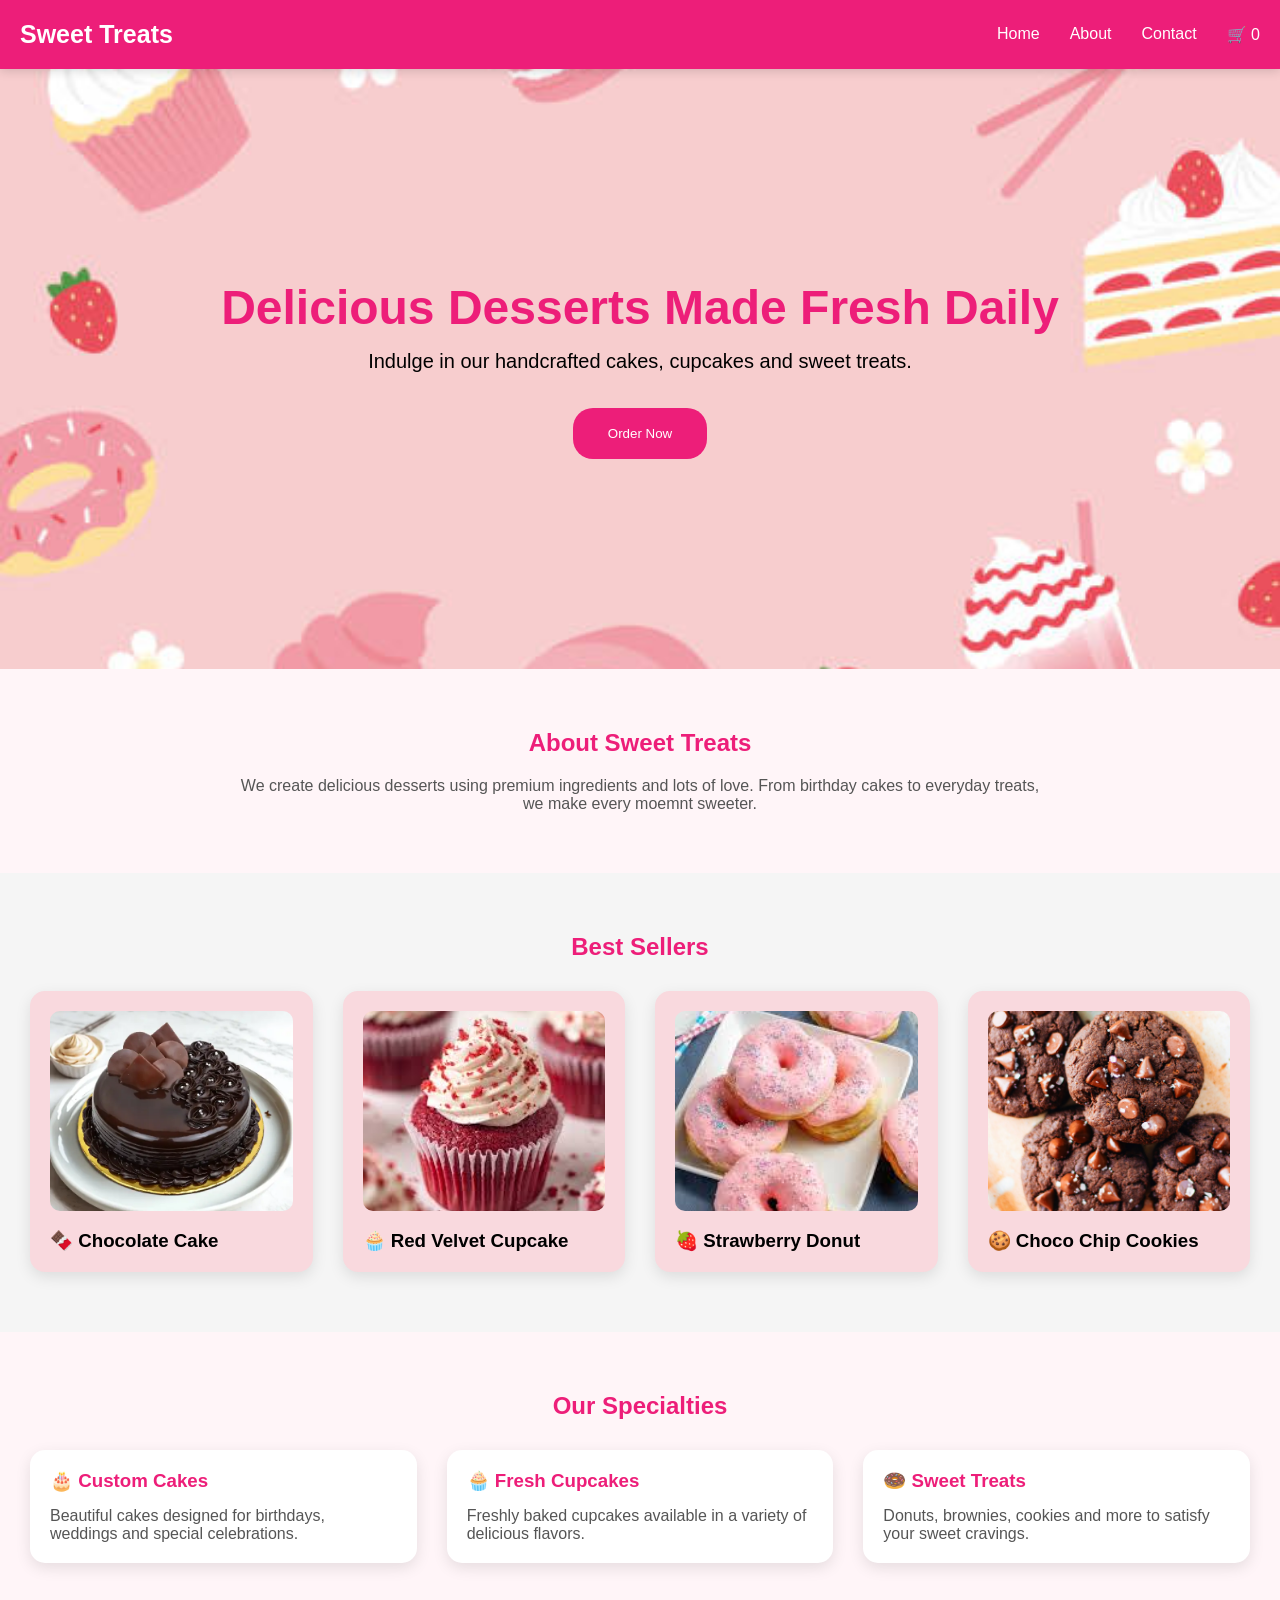
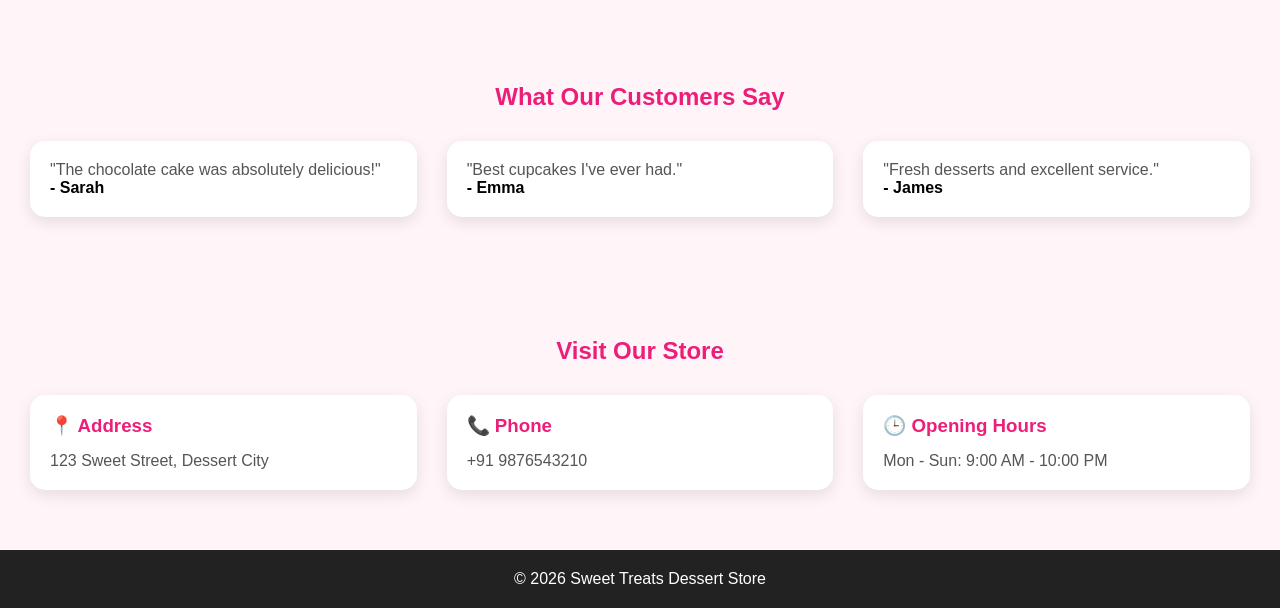
<file: index.html>
<!DOCTYPE html>
<html lang="en">
<head>
    <meta charset="UTF-8">
    <meta name="viewport" content="width=device-width, initial-scale=1.0">
    <title>Sweet Treats</title>
    <link rel="stylesheet" href="css/style.css">
</head>

<body>

    <!-- NAVBAR -->

    <header>

        <div class="logo">
            Sweet Treats
        </div>

        <div class="menu">
            <a href="#">Home</a>
            <a href="#">About</a>
            <a href="#">Contact</a>
            <a href="cart.html" class="cart-link">
                🛒 <span id="cart-count">0</span>
            </a>
        </div>

    </header>

    <!-- HERO SECTION -->

    <section class="hero">

        <h1>Delicious Desserts Made Fresh Daily</h1>
        <p>Indulge in our handcrafted cakes,
            cupcakes and sweet treats.
        </p>
        <a href="order.html">
            <button>Order Now</button>
        </a>

    </section>

    <!-- ABOUT -->

    <section class="about">

        <h2>About Sweet Treats</h2>

        <p>
            We create delicious desserts using premium ingredients and lots of love.
            From birthday cakes to everyday treats,
            we make every moemnt sweeter.
        </p>

    </section>

    <!--BEST SELLERS-->
    <section class="sellers-section">
        <h2>Best Sellers</h2>
        <div class="sellers">

            <div class="item">
                <img src="images/cake.jpg" alt="Cake">
            <h3>🍫 Chocolate Cake</h3>
        </div>

        <div class="item">
            <img src="images/cupcake.jpg" alt="Cupcake">
            <h3>🧁 Red Velvet Cupcake</h3>
        </div>

        <div class="item">
            <img src="images/donut.jpg" alt="Donut">
            <h3>🍓 Strawberry Donut</h3>
        </div>

        <div class="item">
            <img src="images/cookies.jpg" alt="Cookies">
            <h3>🍪 Choco Chip Cookies</h3>
        </div>
        </div>
    </section>

    <!-- SERVICES -->

    <section class="services-section">

        <h2>Our Specialties</h2>

        <div class="services">

            <div class="card">
                <h3>🎂 Custom Cakes</h3>
                <p>
                    Beautiful cakes designed for birthdays,
                    weddings and special celebrations.
                </p>
            </div>

            <div class="card">
                <h3>🧁 Fresh Cupcakes</h3>
                <p>
                    Freshly baked cupcakes available
                    in a variety of delicious flavors.
                </p>
            </div>

            <div class="card">
                <h3>🍩 Sweet Treats</h3>
                <p>
                    Donuts, brownies, cookies and more
                    to satisfy your sweet cravings.
                </p>
            </div>

        </div>

    </section>

    <!--REVIEWS-->
    <section class="reviews-section">
        <h2>What Our Customers Say</h2>

        <div class="reviews">
            <div class="review-card">
                <p>
                    "The chocolate cake was absolutely delicious!"
                </p>
                <h4>- Sarah</h4>
            </div>

            <div class="review-card">
                <p>
                    "Best cupcakes I've ever had."
                </p>
                <h4>- Emma</h4>
            </div>

            <div class="review-card">
                <p>
                    "Fresh desserts and excellent service."
                </p>
                <h4>- James</h4>
            </div>
        </div>
    </section>

    <!--CONTACT-->
    <section class="contact-section">
        <h2> Visit Our Store</h2>
        <div class="contact-box">
            <div class="contact-card">
                <h3>📍 Address</h3>
                <p>123 Sweet Street, Dessert City</p>
            </div>
            <div class="contact-card">
                <h3>📞 Phone</h3>
                <p>+91 9876543210</p>
            </div>
            <div class="contact-card">
                <h3>🕒 Opening Hours</h3>
                <p>Mon - Sun: 9:00 AM - 10:00 PM</p>
            </div>
        </div>
    </section>

    <!-- FOOTER -->

    <footer>
        © 2026 Sweet Treats Dessert Store
    </footer>
<script src="js/script.js"></script>
</body>
</html>
</file>
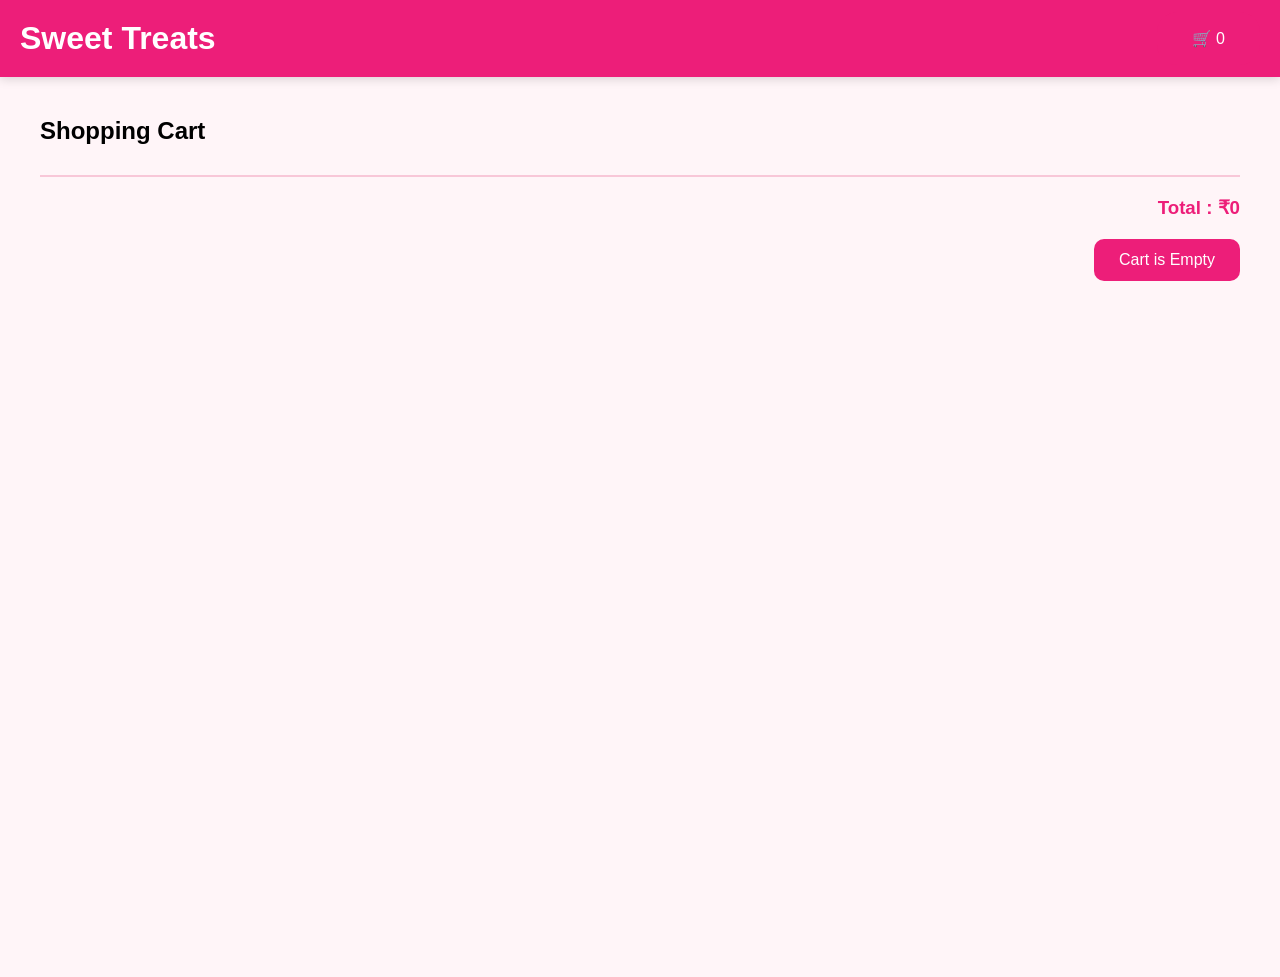
<file: cart.html>
<!DOCTYPE html>
<html lang="en">

<head>
    <meta charset="UTF-8">
    <meta name="viewport" content="width=device-width, initial-scale=1.0">
    <title>Shopping Cart | Sweet Treats</title>

    <link rel="stylesheet" href="css/style.css">
</head>

<body>

    <!-- Header -->

    <header>

        <h1>Sweet Treats</h1>

        <section class="button_cart">
            <a href="cart.html" class="cart-link">
                🛒 <span id="cart-count">0</span>
            </a>
        </section>

    </header>

    <!-- Cart -->

    <section class="cart-section">

        <h2>Shopping Cart</h2>

        <!-- Products will appear here -->
         <div id="cart-items"></div>

         <div class="cart-total">

            <h3>Total : ₹<span id="total-price">0</span></h3>

            <a href="order_form.html">
                <button class="checkout-btn">
                    Proceed to Checkout
                </button>
            </a>
        </div>

    </section>

    <script src="js/script.js"></script>

</body>

</html>
</file>
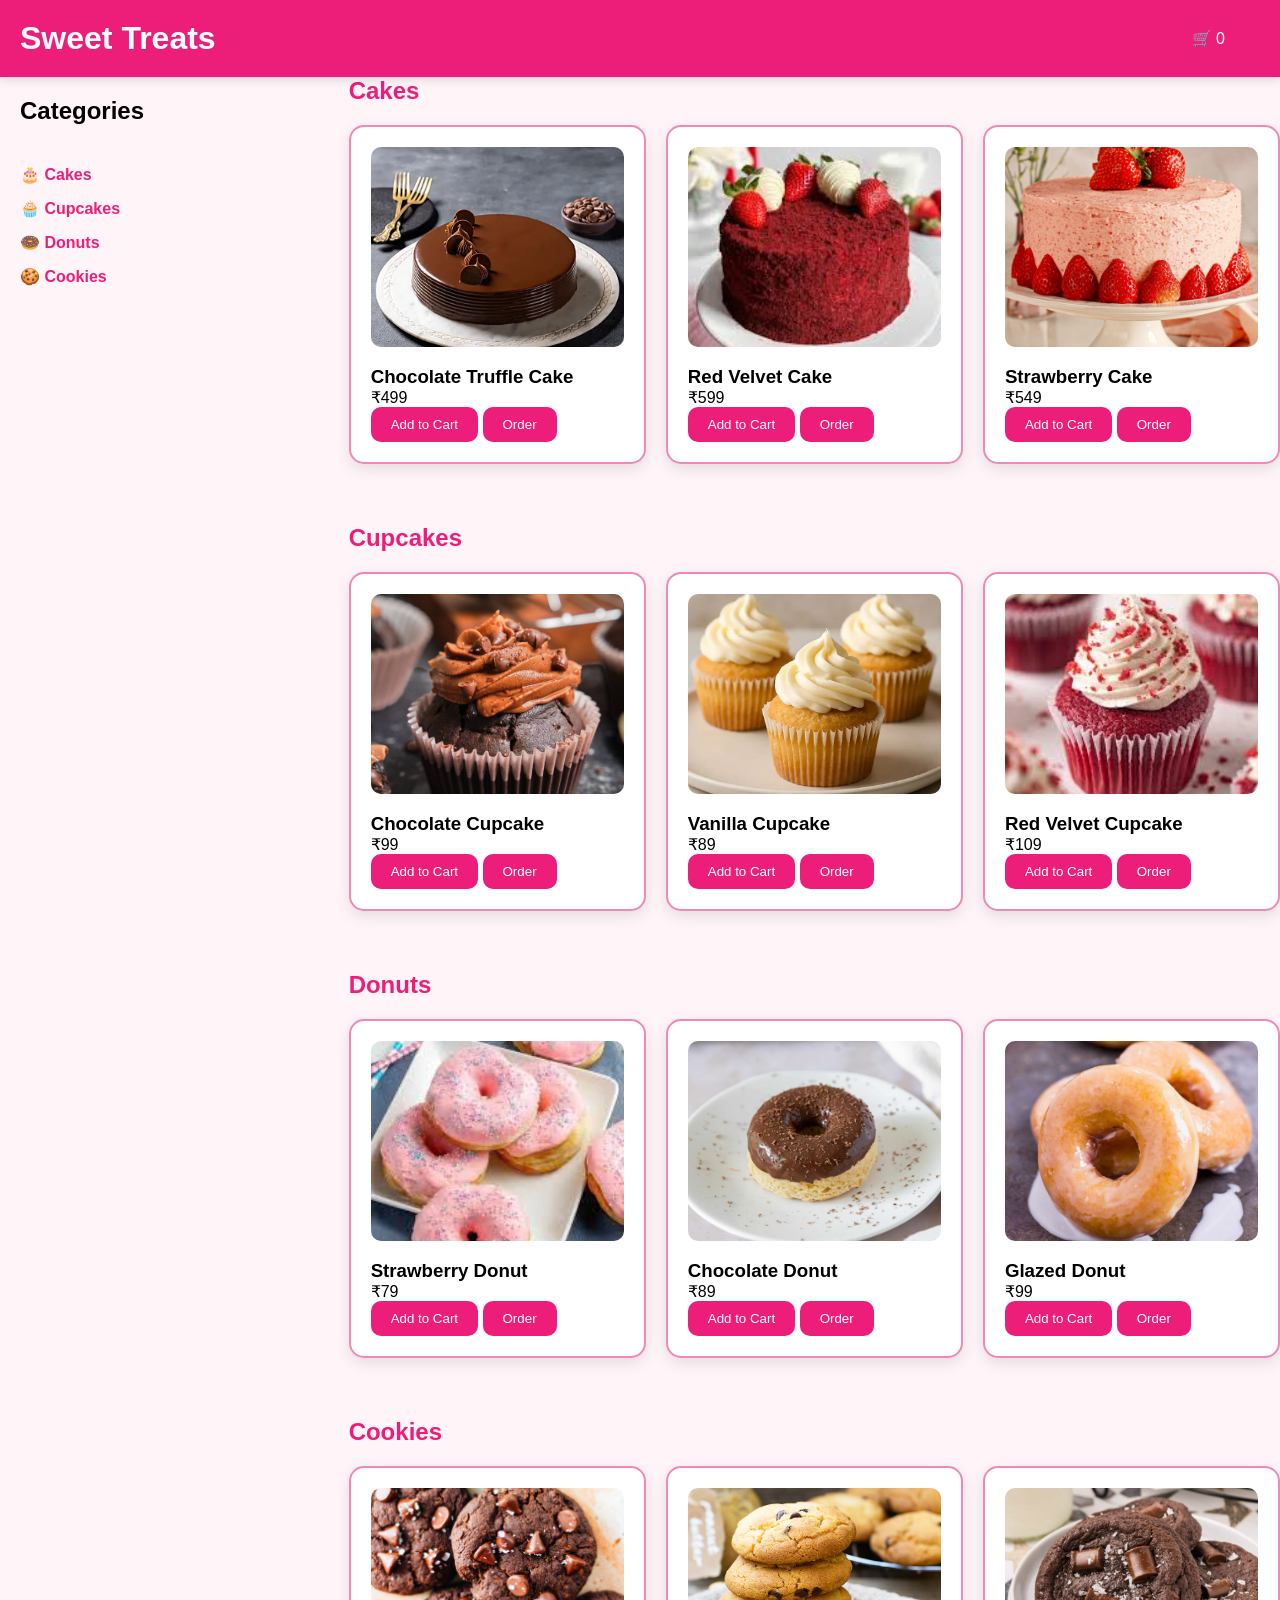
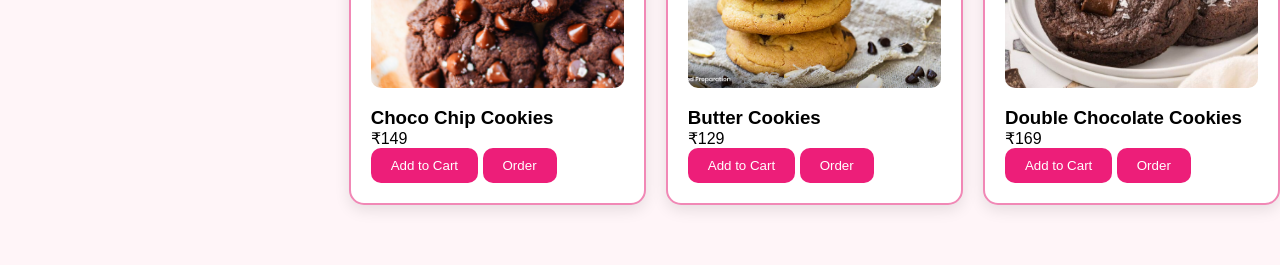
<file: order.html>
<!DOCTYPE html>
<html lang="en">
<head>
    <meta charset="UTF-8">
    <meta name="viewport" content="width=device-width, initial-scale=1.0">
    <title>Sweet Treats Menu</title>
    <link rel="stylesheet" href="css/style.css">
    </head>

<body>

    <header>
        <h1>Sweet Treats</h1>
        <section class="button_cart">
             <a href="cart.html" class="cart-link">
            🛒 <span id="cart-count">0</span>
        </a>
        </section>
    </header>

    <section class="menu-page">
        

        <!-- Sidebar -->

        <div class="sidebar">

            <h2>Categories</h2>

            <a href="#cakes">🎂 Cakes</a>
            <a href="#cupcakes">🧁 Cupcakes</a>
            <a href="#donuts">🍩 Donuts</a>
            <a href="#cookies">🍪 Cookies</a>

        </div>

        <!-- Products -->

        <div class="products">
            <!-- Cakes -->

            <section id="cakes">

                <h2>Cakes</h2>

                <div class="product-container">

                    <div class="product-card">
                        <img src="images/chocolate-truffle-cream-cake.jpg" alt="Chocolate Truffle Cake">
                        <h3>Chocolate Truffle Cake</h3>
                        <p>₹499</p>

                        <div class="button-group">
                            <button class="cart-btn"
                                data-product="Chocolate Truffle Cake"
                                data-price="499">
                                Add to Cart
                            </button>

                            <a href="order_form.html">
                                <button class="order-btn"
                                    data-product="Chocolate Truffle Cake">
                                    Order
                                </button>
                            </a>
                        </div>

                    </div>

                    <div class="product-card">
                        <img src="images/red-velvet-cake.jpg" alt="Red Velvet Cake">
                        <h3>Red Velvet Cake</h3>
                        <p>₹599</p>

                        <div class="button-group">
                            <button class="cart-btn"
                            data-product="Red Velvet Cake"
                            data-price="599">
                            Add to Cart
                        </button>

                        <a href="order_form.html">
                            <button class="order-btn"
                            data-product="Red Velvet Cake">
                            Order
                            </button>
                        </a>
                    </div>

                </div>

                <div class="product-card">
                    <img src="images/strawberry-cake.jpg" alt="Strawberry Cake">
                <h3>Strawberry Cake</h3>
                <p>₹549</p>

                <div class="button-group">
                    <button class="cart-btn"
                        data-product="Strawberry Cake"
                        data-price="549">
                        Add to Cart
                    </button>

                    <a href="order_form.html">
                        <button class="order-btn"
                            data-product="Strawberry Cake">
                            Order
                        </button>
                    </a>
                </div>

            </div>

        </div>

    </section>

    <!-- Cupcakes -->

    <section id="cupcakes">

        <h2>Cupcakes</h2>

        <div class="product-container">

            <div class="product-card">
                <img src="images/chocolate-cupcake.jpg" alt="Chocolate Cupcake">
                <h3>Chocolate Cupcake</h3>
                <p>₹99</p>

                <div class="button-group">
                    <button class="cart-btn"
                        data-product="Chocolate Cupcake"
                        data-price="99">
                        Add to Cart
                    </button>

                    <a href="order_form.html">
                        <button class="order-btn"
                            data-product="Chocolate Cupcake">
                            Order
                        </button>
                    </a>
                </div>

            </div>

            <div class="product-card">
                <img src="images/vanilla-cupcake.jpg" alt="Vanilla Cupcake">
                <h3>Vanilla Cupcake</h3>
                <p>₹89</p>

                <div class="button-group">
                    <button class="cart-btn"
                        data-product="Vanilla Cupcake"
                        data-price="89">
                        Add to Cart
                    </button>

                    <a href="order_form.html">
                        <button class="order-btn"
                            data-product="Vanilla Cupcake">
                            Order
                        </button>
                    </a>
                </div>

            </div>

            <div class="product-card">
                <img src="images/cupcake.jpg" alt="Red Velvet Cupcake">
                <h3>Red Velvet Cupcake</h3>
                <p>₹109</p>

                <div class="button-group">
                    <button class="cart-btn"
                        data-product="Red Velvet Cupcake"
                        data-price="109">
                        Add to Cart
                    </button>

                    <a href="order_form.html">
                        <button class="order-btn"
                            data-product="Red Velvet Cupcake">
                            Order
                        </button>
                    </a>
                </div>

            </div>

        </div>

    </section>

    <!-- Donuts -->

    <section id="donuts">

        <h2>Donuts</h2>

        <div class="product-container">

            <div class="product-card">
                <img src="images/donut.jpg" alt="Strawberry Donut">
                <h3>Strawberry Donut</h3>
                <p>₹79</p>

                <div class="button-group">
                    <button class="cart-btn"
                        data-product="Strawberry Donut"
                        data-price="79">
                        Add to Cart
                    </button>

                    <a href="order_form.html">
                        <button class="order-btn"
                            data-product="Strawberry Donut">
                            Order
                        </button>
                    </a>
                </div>

            </div>

            <div class="product-card">
                <img src="images/chocolate-donut.jpg" alt="Chocolate Donut">
                <h3>Chocolate Donut</h3>
                <p>₹89</p>

                <div class="button-group">
                    <button class="cart-btn"
                        data-product="Chocolate Donut"
                        data-price="89">
                        Add to Cart
                    </button>

                    <a href="order_form.html">
                        <button class="order-btn"
                            data-product="Chocolate Donut">
                            Order
                        </button>
                    </a>
                </div>

            </div>

            <div class="product-card">
                <img src="images/glazed-donuts.jpg" alt="Glazed Donut">
                <h3>Glazed Donut</h3>
                <p>₹99</p>

                <div class="button-group">
                    <button class="cart-btn"
                        data-product="Glazed Donut"
                        data-price="99">
                        Add to Cart
                    </button>

                    <a href="order_form.html">
                        <button class="order-btn"
                            data-product="Glazed Donut">
                            Order
                        </button>
                    </a>
                </div>

            </div>

        </div>

    </section>

    <!-- Cookies -->

    <section id="cookies">

        <h2>Cookies</h2>

        <div class="product-container">

            <div class="product-card">
                <img src="images/cookies.jpg" alt="Choco Chip Cookies">
                <h3>Choco Chip Cookies</h3>
                <p>₹149</p>

                <div class="button-group">
                    <button class="cart-btn"
                        data-product="Choco Chip Cookies"
                        data-price="149">
                        Add to Cart
                    </button>

                    <a href="order_form.html">
                        <button class="order-btn"
                            data-product="Choco Chip Cookies">
                            Order
                        </button>
                    </a>
                </div>

            </div>

            <div class="product-card">
                <img src="images/Butter-Cookies.jpg" alt="Butter Cookies">
                <h3>Butter Cookies</h3>
                <p>₹129</p>

                <div class="button-group">
                    <button class="cart-btn"
                        data-product="Butter Cookies"
                        data-price="129">
                        Add to Cart
                    </button>

                    <a href="order_form.html">
                        <button class="order-btn"
                            data-product="Butter Cookies">
                            Order
                        </button>
                    </a>
                </div>

            </div>

            <div class="product-card">
                <img src="images/double-chocolate-cookies.jpg" alt="Double Chocolate Cookies">
                <h3>Double Chocolate Cookies</h3>
                <p>₹169</p>

                <div class="button-group">
                    <button class="cart-btn"
                        data-product="Double Chocolate Cookies"
                        data-price="169">
                        Add to Cart
                    </button>

                    <a href="order_form.html">
                        <button class="order-btn"
                            data-product="Double Chocolate Cookies">
                            Order
                        </button>
                    </a>
                </div>

            </div>

        </div>

    </section>

</div>
            </section>
        </div>
    </section>
<script src="js/script.js"></script>
</body>
</html>
</file>
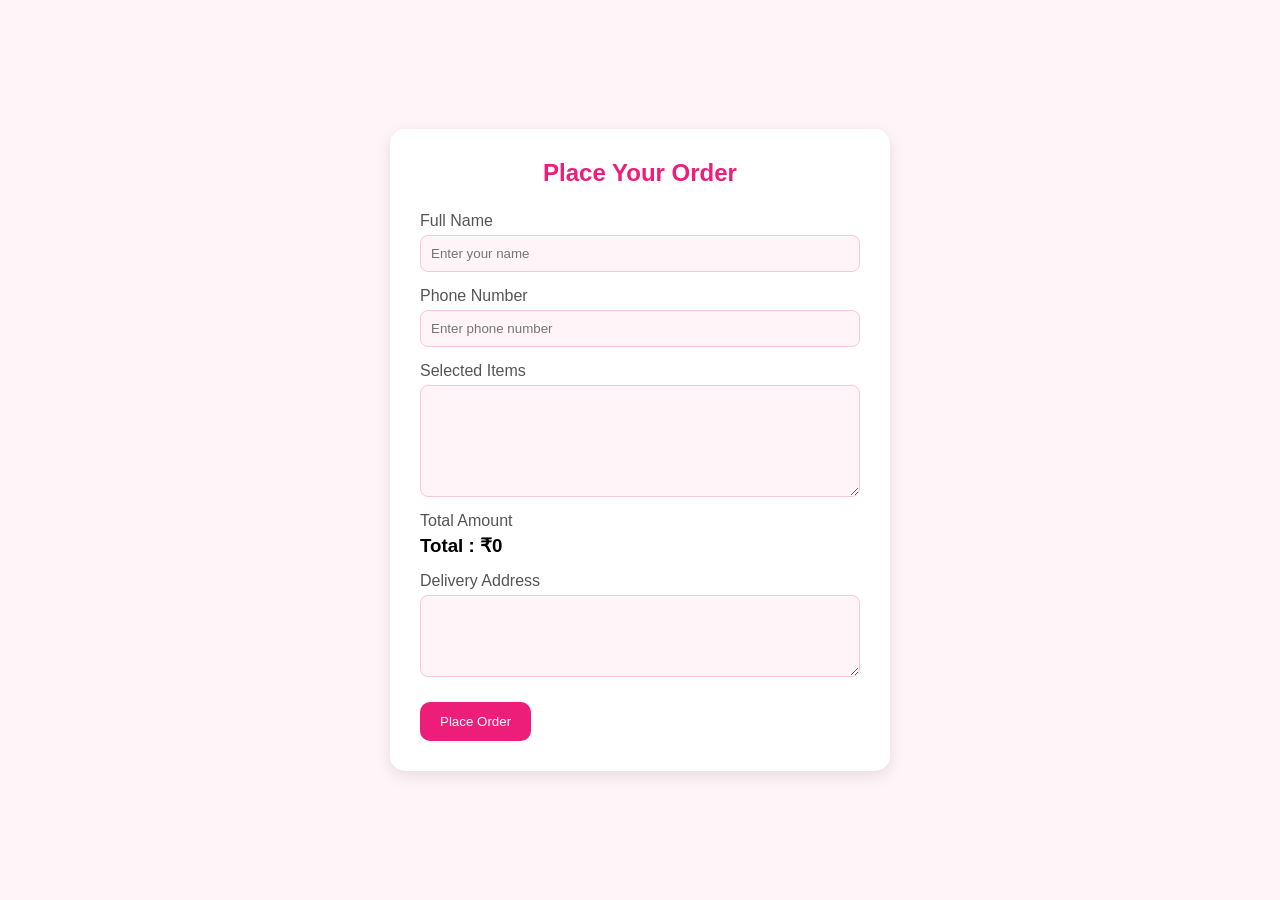
<file: order_form.html>
<!DOCTYPE html>
<html lang="en">
<head>
    <meta charset="UTF-8">
    <meta name="viewport" content="width=device-width, initial-scale=1.0">
    <title>Order Form</title>
    <link rel="stylesheet" href="css/style.css">
</head>

<body>

    <section class="order-section">
         <div class="order-card">

            <h1>Place Your Order</h1>
            <form id="orderForm" action="success.html">
                <div class="form-group">
                    <label>Full Name</label>
                    <input type="text" id="name" placeholder="Enter your name">
                </div>

                <div class="form-group">
                    <label>Phone Number</label>
                    <input type="tel" id="phone" placeholder="Enter phone number">
                </div>

                <div class="form-group">
                    <label>Selected Items</label>
                    <textarea id="selectedItem" rows="6"></textarea>
                </div>

                <div class="form-group">
                    <label>Total Amount</label>
                    <h3>Total : ₹<span id="order-total">0</span></h3>
                </div>

                <div class="form-group">
                    <label>Delivery Address</label>
                    <textarea id="address" rows="4"></textarea>
                </div>

                <button type="submit">
                    Place Order
                </button>
                
            </form>
        </div>
    </section>
<script src="js/script.js"></script>
</body>
</html>
</file>
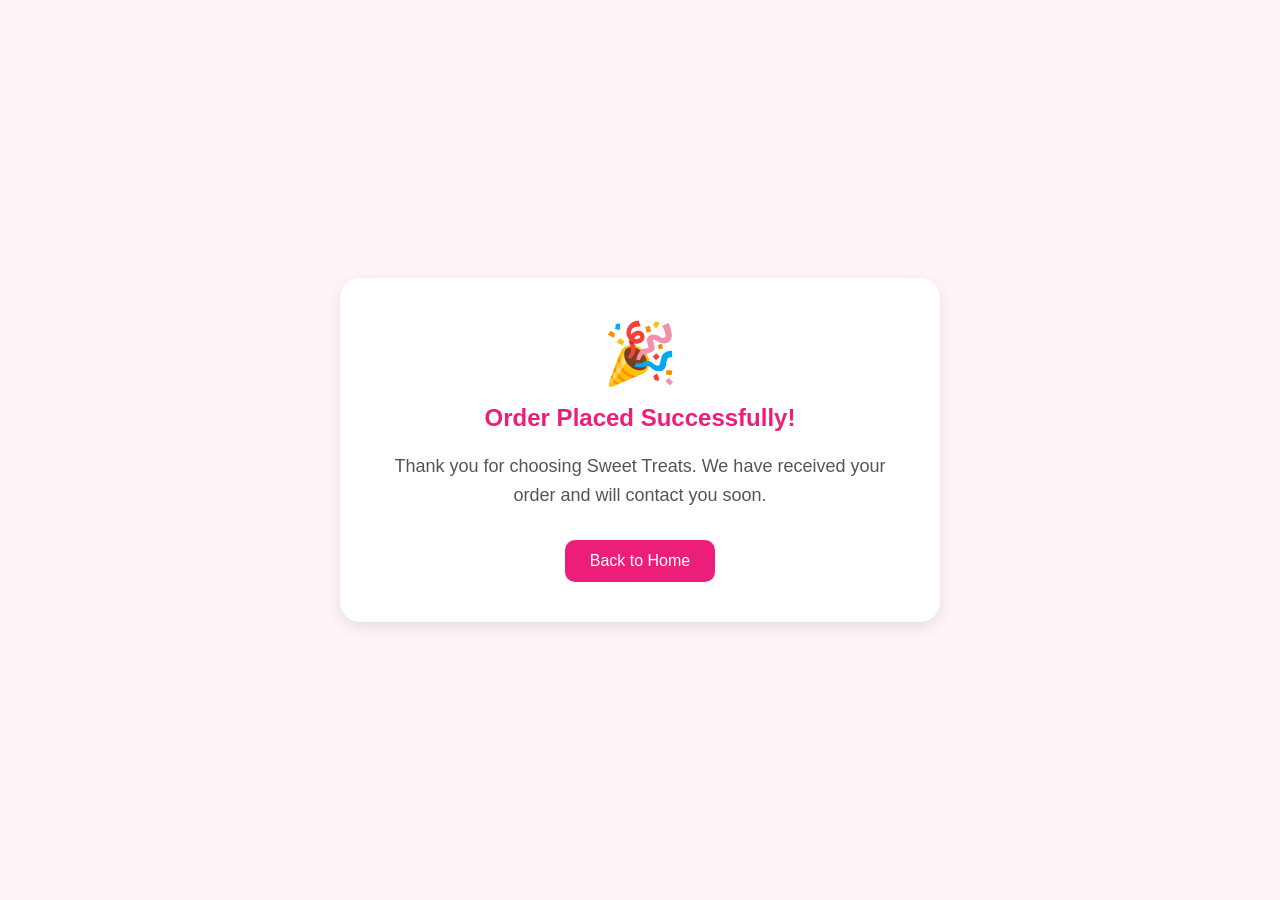
<file: success.html>
<!DOCTYPE html>
<html lang="en">
    <head>
        <meta charset="UTF-8">
        <meta name="viewport" content="width=device-width, initial-scale=1.0">
        <title>Order Successful</title>
        <link rel="stylesheet" href="css/style.css">
    </head>
<script src="js/script.js"></script>
<body>
    <section class="success-section">

        <div class="success-card">
            <div class="emoji">🎉</div>

            <h1> Order Placed Successfully!</h1>

            <p>
                Thank you for choosing Sweet Treats.
                We have received your order and will contact you soon.
            </p>

            <a href="index.html" class="home-btn">
                Back to Home
            </a>

        </div>

    </section>

</body>

</html>
</file>
<file: css/style.css>
html{
    scroll-behavior: smooth;
}
*{
            margin:0;
            padding:0;
            box-sizing:border-box;
            font-family:Arial, sans-serif;
        }

        body{
            background-color:#fff5f8;
        }

        /* NAVBAR */

        header{
            background-color:#ed1e79;
            color:white;
            padding:20px;
            display:flex;
            justify-content:space-between;
            align-items:center;
            position: sticky;
            top: 0;
            z-index: 1000;
            box-shadow: 0 2px 10px rgba(0,0,0,0.15);
        }

        .logo{
            font-size:25px;
            font-weight:bold;
        }

        .menu{
            display:flex;
            gap:30px;
            
        }

        .menu a{
            color:white;
            text-decoration:none;
            transition:0.3s;
        }

        .menu a:hover{
            color:#ffe4ef;
            text-decoration: underline;
        }

        /* HERO SECTION */

        .hero{
            display:flex;
            flex-direction:column;
            justify-content:center;
            align-items:center;
            text-align:center;
            height:600px;
            background-image: url("../images/hero.jpg");
            background-size: cover;
            background-position: center;
            gap:15px;
        }
        .hero h1{
            font-size: 48px;
            color: #ed1e79;
        }
        .hero p{
            font-size: 20px;
        }

        .hero button{
            background-color:#ed1e79;
            color:white;
            padding:18px 35px;
            margin-top:20px;
            border:none;
            border-radius:20px;
            transition:0.3s;
            cursor:pointer;
        }

        .hero button:hover{
            background-color:rgb(253,163,178);
            color:#ed1e79;
            transform:scale(1.1);
        }

        /* ABOUT */

        .about{
            background-color:#fff5f8;
            padding:60px 30px;
            text-align:center;
        }

        .about h2{
            color:#ed1e79;
            margin-bottom:20px;
        }

        .about p{
            color:#555;
            max-width: 800px;
            margin: auto;
        }
        /* SELLERS SECTION*/
        .sellers{
            display:flex;
            gap: 30px;
            flex-wrap: wrap;
            
        }
        .item{
            flex: 1;
            min-width: 220px;
            background: rgb(249, 217, 222);
            padding: 20px;
            border-radius: 15px;
            box-shadow: 0 5px 15px rgba(0,0,0,0.1);
            transition: 0.3s;
        }
        .item:hover{
            transform: translateY(-10px);
            box-shadow: 0 10px 25px rgba(0,0,0,0.15);
        }

        .sellers-section{
            padding: 60px 30px;
            background-color: whitesmoke;
        }
        .sellers-section h2{
            color:#ed1e79;
            text-align:center;
            margin-bottom:30px;
        }
        .item img{
            width: 100%;
            height: 200px;
            object-fit: cover;
            border-radius: 10px;
            margin-bottom: 15px;
        }
        /* SERVICES SECTION */

        .services-section{
            padding:60px 30px;
        }

        .services-section h2{
            color:#ed1e79;
            text-align:center;
            margin-bottom:30px;
        }

        .services{
            display:flex;
            gap:30px;
            flex-wrap:wrap;
        }

        .card{
            flex:1;
            min-width:250px;
            background-color:white;
            padding:20px;
            border-radius:15px;
            box-shadow:0 5px 15px rgba(0,0,0,0.1);
            transition:0.3s;
        }

        .card:hover{
            transform:translateY(-10px);
        }

        .card h3{
            color:#ed1e79;
            margin-bottom:15px;
        }

        .card p{
            color:#555;
        }
        /*REVIEWS*/
        .reviews{
            display:flex;
            gap: 30px;
            flex-wrap: wrap;
        }
        .reviews-section{
            padding: 60px 30px;
        }
        .reviews-section h2{
            color:#ed1e79;
            text-align:center;
            margin-bottom:30px;
        }
        .review-card{
            flex:1;
            min-width:250px;
            background-color:white;
            padding:20px;
            border-radius:15px;
            box-shadow:0 5px 15px rgba(0,0,0,0.1);
            transition:0.3s;
        }
        .review-card h3{
            color:#ed1e79;
            margin-bottom:15px;
        }
        .review-card:hover{
            transform: translateY(-5px);
            box-shadow: 0 10px 25px rgba(0,0,0,0.15);
        }
        .review-card p{
            color:#555;
        }
        /*CONTACT*/
        .contact-box{
            display: flex;
            gap: 30px;
            flex-wrap: wrap;
        }
        .contact-section{
            padding: 60px 30px;
        }
        .contact-section h2{
            color:#ed1e79;
            text-align:center;
            margin-bottom:30px;
        }
        .contact-card{
            flex:1;
            min-width:250px;
            background-color:white;
            padding:20px;
            border-radius:15px;
            box-shadow:0 5px 15px rgba(0,0,0,0.1);
            transition:0.3s;
        }
        .contact-card:hover{
            transform: translateY(-5px);
            box-shadow: 0 10px 25px rgba(0,0,0,0.15);
        }
        .contact-card p{
            color:#555;
        }
        .contact-card h3{
            color:#ed1e79;
            margin-bottom:15px;
        }

        /* FOOTER */

        footer{
            background-color:#222;
            color:white;
            padding:20px;
            text-align:center;
        }
         .menu-page{
            display:flex;
            gap:30px;
        }
        .sidebar{
            width: 25%;
            display: flex;
            flex-direction: column;
            gap: 15px;
            padding: 20px;
            background-color: #fff5f8;
            border-radius: 20px;
            position: sticky;
            top: 20px;
        }
        .sidebar a{
            text-decoration: none;
            color: #ed1e79;
            font-size: medium;
            font-weight: bold;
            transition: 0.3s;
        }
        .sidebar a:hover{
            color:pink;
            transform: translateX(5px);
        }
        .sidebar h2{
            margin-bottom: 25px;
        }
        .product-container{
    display:flex;
    gap:20px;
    flex-wrap:wrap;
}

.product-card{
    flex:1;
    min-width:250px;
    background:white;
    padding:20px;
    border-radius:15px;
    border:2px solid #f188b6;
    box-shadow:0 5px 15px rgba(0,0,0,0.1);
    transition:0.3s;
}
.product-card:hover{
    transform:translateY(-5px);
    box-shadow:0 10px 25px rgba(0,0,0,0.15);
}

.product-card img{
    width:100%;
    height:200px;
    object-fit:cover;
    border-radius:10px;
    margin-bottom:15px;
}

.products section{
    margin-bottom:60px;
}

.products h2{
    color:#ed1e79;
    margin-bottom:20px;
}
.product-card button{
    background-color:#ed1e79;
    color:white;
    border:none;
    padding:10px 20px;
    border-radius:10px;
    cursor:pointer;
    transition:0.3s;
}

.product-card button:hover{
    background-color:pink;
    color:#ed1e79;
}

.order-section{
            background-color:#fff5f8;
            display: flex;
            justify-content: center;
            align-items: center;
            min-height: 100vh;
            padding: 30px;
        }

        .order-card{
            background-color:white;
            display:flex;
            flex-direction:column;
            padding:30px;
            border-radius:15px;
            max-width: 500px;
            box-shadow:0 5px 15px rgba(0,0,0,0.1);
            width: 100%;
        }

        .order-card h1{
            color:#ed1e79;
            text-align: center;
            margin-bottom: 25px;
        }

        .order-card label{
            color:#555;
            margin-bottom: 5px;
        }

        .order-card input,
        .order-card textarea{
            background-color:#fff5f8;
            border:1px solid #f8c7d8;
            width: 100%;
            padding: 10px;
            border-radius: 8px;
            
        }
        .order-card button{
            background-color: #ed1e79;
            color: white;
            border: none;
            margin-top: 10px;
            padding: 12px 20px;
            border-radius: 10px;
            cursor: pointer;
            transition: 0.3s;
        }
        .order-card button:hover{
            background-color: pink;
            color: #ed1e79;
        }
        .form-group{
            display: flex;
            flex-direction: column;
            margin-bottom: 15px;
        }
        

            .success-section{
                background-color:#fff5f8;
                min-height:100vh;
                display:flex;
                justify-content:center;
                align-items:center;
                padding:30px;
            }

            .success-card{
                background-color:white;
                max-width:600px;
                width:100%;
                padding:40px;
                text-align:center;
                border-radius:20px;            
                box-shadow:0 5px 15px rgba(0,0,0,0.1);
            }

            .emoji{
                font-size:60px;
                margin-bottom:15px;
            }

            .success-card h1{
                color:#ed1e79;
                margin-bottom:20px;
            }

            .success-card p{
                color:#555;
                font-size:18px;
                line-height:1.6;
                margin-bottom:30px;
            }

            .home-btn{
                display:inline-block;
                background-color:#ed1e79;
                color:white;
                text-decoration:none;
                padding:12px 25px;
                border-radius:10px;
                transition:0.3s;
            }


            .home-btn:hover{
                background-color:pink;
                color:#ed1e79;
            }
.button_cart a{
    background-color:#ed1e79;
    color:white;
    padding:18px 35px;
    margin-top:20px;
    border:none;
    border-radius:20px;
    transition:0.3s;
    cursor:pointer;
    font-size: medium;
    text-decoration: none;
}
.cart-section{
    background-color: #fff5f8;
    padding: 40px;
    min-height: 100vh;
}
.cart-container{
    background-color: white;
    width: 80%;
    margin: 40px auto;
    padding: 30px;
    border-radius: 20px;
    box-shadow: 0 5px 15px rgba(0, 0, 0, 0.1);
    max-width: 900px;
}
.cart-container h2{
    text-align: center;
    color: #ed1e79;
    margin-bottom: 30px;
    font-size: 32px;
}
.cart-item{
    display: flex;
    justify-content: space-between;
    align-items: center;

    background-color: #fff5f8;

    padding: 20px;

    margin-bottom: 20px;

    border-radius: 10px;

    border: 1px solid #f8c7d8;
}
.cart-item h3{
    color: #333;
    font-size: 18px;
}

.cart-item p{
    color: #ed1e79;
    font-size: 18px;
    font-weight: bold;
}
/* Remove Button */

.remove-btn{
    background-color: #ed1e79;
    color: white;

    border: none;

    padding: 10px 18px;

    border-radius: 8px;

    cursor: pointer;

    transition: 0.3s;
}

.remove-btn:hover{
    background-color: #c2185b;
}

/* ================= TOTAL ================= */

.cart-total{
    margin-top: 30px;

    border-top: 2px solid #f8c7d8;

    padding-top: 20px;

    text-align: right;
}

.cart-total h3{
    color: #ed1e79;
    margin-bottom: 20px;
}

/* Checkout Button */

.checkout-btn{

    background-color: #ed1e79;

    color: white;

    border: none;

    padding: 12px 25px;

    border-radius: 10px;

    cursor: pointer;

    font-size: 16px;

    transition: 0.3s;
}

.checkout-btn:hover{

    background-color: #c2185b;

}

@media(max-width:768px){
header{flex-direction:column;gap:15px;}
.menu-page{flex-direction:column;}
.sidebar{width:100%;position:static;}
.product-container,.services,.sellers,.reviews,.contact-box{flex-direction:column;}
.cart-container{width:95%;}
.cart-total{text-align:center;}
}
</file>
